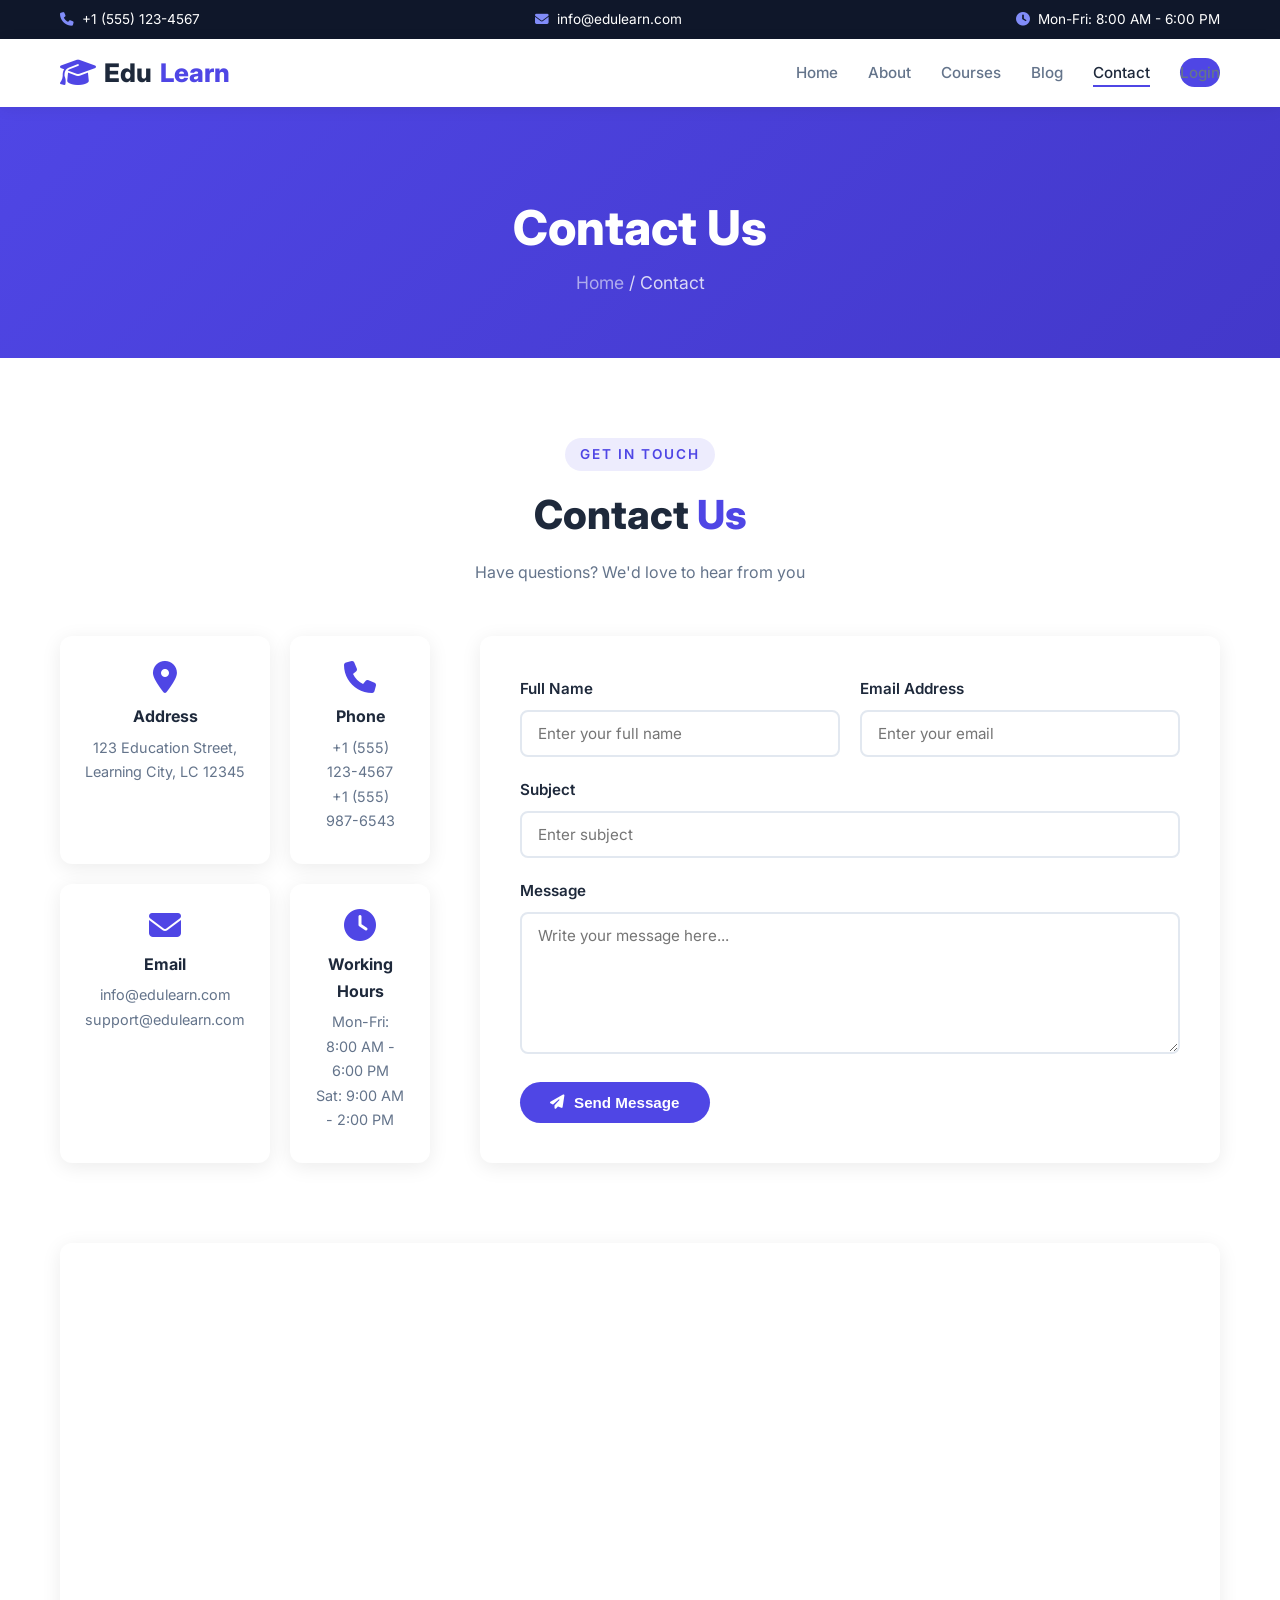
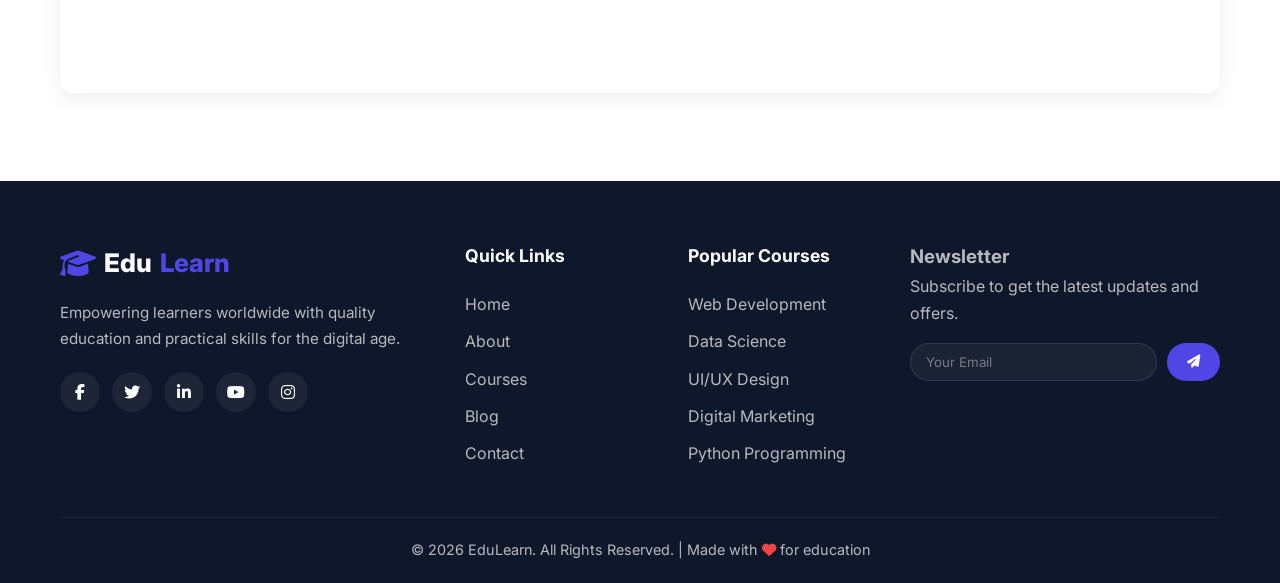
<file: contact.html>
<!DOCTYPE html>
<html lang="en">
<head>
    <meta charset="UTF-8" />
    <meta name="viewport" content="width=device-width, initial-scale=1.0" />
    <title>Contact Us - EduLearn</title>
    <link rel="preconnect" href="https://fonts.googleapis.com" />
    <link rel="preconnect" href="https://fonts.gstatic.com" crossorigin />
    <link href="https://fonts.googleapis.com/css2?family=Inter:wght@300;400;500;600;700;800&display=swap" rel="stylesheet" />
    <link rel="stylesheet" href="https://cdnjs.cloudflare.com/ajax/libs/font-awesome/6.4.0/css/all.min.css" />
    <link rel="stylesheet" href="css/style.css" />
</head>
<body>
    <!-- ===== TOP ANNOUNCEMENT BAR ===== -->
    <div class="top-bar">
        <div class="container">
            <span><i class="fas fa-phone"></i> +1 (555) 123-4567</span>
            <span><i class="fas fa-envelope"></i> info@edulearn.com</span>
            <span><i class="fas fa-clock"></i> Mon-Fri: 8:00 AM - 6:00 PM</span>
        </div>
    </div>

    <!-- ===== HEADER ===== -->
    <header class="header" id="header">
        <nav class="navbar container">
            <div class="logo">
                <a href="index.html">
                    <i class="fas fa-graduation-cap"></i>
                    Edu<span>Learn</span>
                </a>
            </div>
            <ul class="nav-menu" id="navMenu">
                <li><a href="index.html" class="nav-link">Home</a></li>
                <li><a href="about.html" class="nav-link">About</a></li>
                <li><a href="courses.html" class="nav-link">Courses</a></li>
                <li><a href="blog.html" class="nav-link">Blog</a></li>
                <li><a href="contact.html" class="nav-link active">Contact</a></li>
                <li><a href="login.html" class="nav-link btn-nav">Login</a></li>
            </ul>
            <div class="hamburger" id="hamburger">
                <span></span>
                <span></span>
                <span></span>
            </div>
        </nav>
    </header>

    <!-- ===== PAGE BANNER ===== -->
    <section class="page-banner">
        <div class="container">
            <h1>Contact Us</h1>
            <p><a href="index.html">Home</a> / Contact</p>
        </div>
    </section>

    <!-- ===== CONTACT SECTION ===== -->
    <section class="contact-page section-padding">
        <div class="container">
            <div class="section-header">
                <span class="section-tag">Get In Touch</span>
                <h2>Contact <span>Us</span></h2>
                <p>Have questions? We'd love to hear from you</p>
            </div>
            <div class="contact-page-grid">
                <div class="contact-info-cards">
                    <div class="contact-card">
                        <i class="fas fa-map-marker-alt"></i>
                        <h4>Address</h4>
                        <p>123 Education Street,<br />Learning City, LC 12345</p>
                    </div>
                    <div class="contact-card">
                        <i class="fas fa-phone"></i>
                        <h4>Phone</h4>
                        <p>+1 (555) 123-4567<br />+1 (555) 987-6543</p>
                    </div>
                    <div class="contact-card">
                        <i class="fas fa-envelope"></i>
                        <h4>Email</h4>
                        <p>info@edulearn.com<br />support@edulearn.com</p>
                    </div>
                    <div class="contact-card">
                        <i class="fas fa-clock"></i>
                        <h4>Working Hours</h4>
                        <p>Mon-Fri: 8:00 AM - 6:00 PM<br />Sat: 9:00 AM - 2:00 PM</p>
                    </div>
                </div>
                <form class="contact-form" id="contactForm">
                    <div class="form-row">
                        <div class="form-group">
                            <label for="fullName">Full Name</label>
                            <input type="text" id="fullName" placeholder="Enter your full name" required />
                        </div>
                        <div class="form-group">
                            <label for="emailAddress">Email Address</label>
                            <input type="email" id="emailAddress" placeholder="Enter your email" required />
                        </div>
                    </div>
                    <div class="form-group">
                        <label for="subjectLine">Subject</label>
                        <input type="text" id="subjectLine" placeholder="Enter subject" required />
                    </div>
                    <div class="form-group">
                        <label for="messageContent">Message</label>
                        <textarea id="messageContent" rows="6" placeholder="Write your message here..." required></textarea>
                    </div>
                    <button type="submit" class="btn btn-primary">
                        <i class="fas fa-paper-plane"></i> Send Message
                    </button>
                    <div id="contactFeedback" class="form-feedback"></div>
                </form>
            </div>
        </div>
    </section>

    <!-- ===== MAP SECTION ===== -->
    <section class="map-section">
        <div class="container">
            <iframe 
                src="https://www.google.com/maps/embed?pb=!1m18!1m12!1m3!1d3153.019548315946!2d-122.41941518468147!3d37.77492977975922!2m3!1f0!2f0!3f0!3m2!1i1024!2i768!4f13.1!3m3!1m2!1s0x8085808d5b7d1f8b%3A0x6b7e0d4f8c5f5b5f!2sSan%20Francisco%2C%20CA!5e0!3m2!1sen!2sus!4v1700000000000" 
                width="100%" 
                height="450" 
                style="border:0;" 
                allowfullscreen="" 
                loading="lazy" 
                referrerpolicy="no-referrer-when-downgrade">
            </iframe>
        </div>
    </section>

    <!-- ===== FOOTER ===== -->
    <footer class="footer">
        <div class="container">
            <div class="footer-grid">
                <div class="footer-about">
                    <div class="logo">
                        <a href="index.html">
                            <i class="fas fa-graduation-cap"></i>
                            Edu<span>Learn</span>
                        </a>
                    </div>
                    <p>Empowering learners worldwide with quality education and practical skills for the digital age.</p>
                    <div class="social-links">
                        <a href="#"><i class="fab fa-facebook-f"></i></a>
                        <a href="#"><i class="fab fa-twitter"></i></a>
                        <a href="#"><i class="fab fa-linkedin-in"></i></a>
                        <a href="#"><i class="fab fa-youtube"></i></a>
                        <a href="#"><i class="fab fa-instagram"></i></a>
                    </div>
                </div>
                <div class="footer-links">
                    <h3>Quick Links</h3>
                    <ul>
                        <li><a href="index.html">Home</a></li>
                        <li><a href="about.html">About</a></li>
                        <li><a href="courses.html">Courses</a></li>
                        <li><a href="blog.html">Blog</a></li>
                        <li><a href="contact.html">Contact</a></li>
                    </ul>
                </div>
                <div class="footer-links">
                    <h3>Popular Courses</h3>
                    <ul>
                        <li><a href="#">Web Development</a></li>
                        <li><a href="#">Data Science</a></li>
                        <li><a href="#">UI/UX Design</a></li>
                        <li><a href="#">Digital Marketing</a></li>
                        <li><a href="#">Python Programming</a></li>
                    </ul>
                </div>
                <div class="footer-newsletter">
                    <h3>Newsletter</h3>
                    <p>Subscribe to get the latest updates and offers.</p>
                    <form id="newsletterForm">
                        <input type="email" placeholder="Your Email" required />
                        <button type="submit"><i class="fas fa-paper-plane"></i></button>
                    </form>
                </div>
            </div>
            <div class="footer-bottom">
                <p>&copy; 2026 EduLearn. All Rights Reserved. | Made with <i class="fas fa-heart"></i> for education</p>
            </div>
        </div>
    </footer>

    <button id="backToTop" class="back-to-top">
        <i class="fas fa-arrow-up"></i>
    </button>

    <script src="js/script.js"></script>
</body>
</html>
</file>
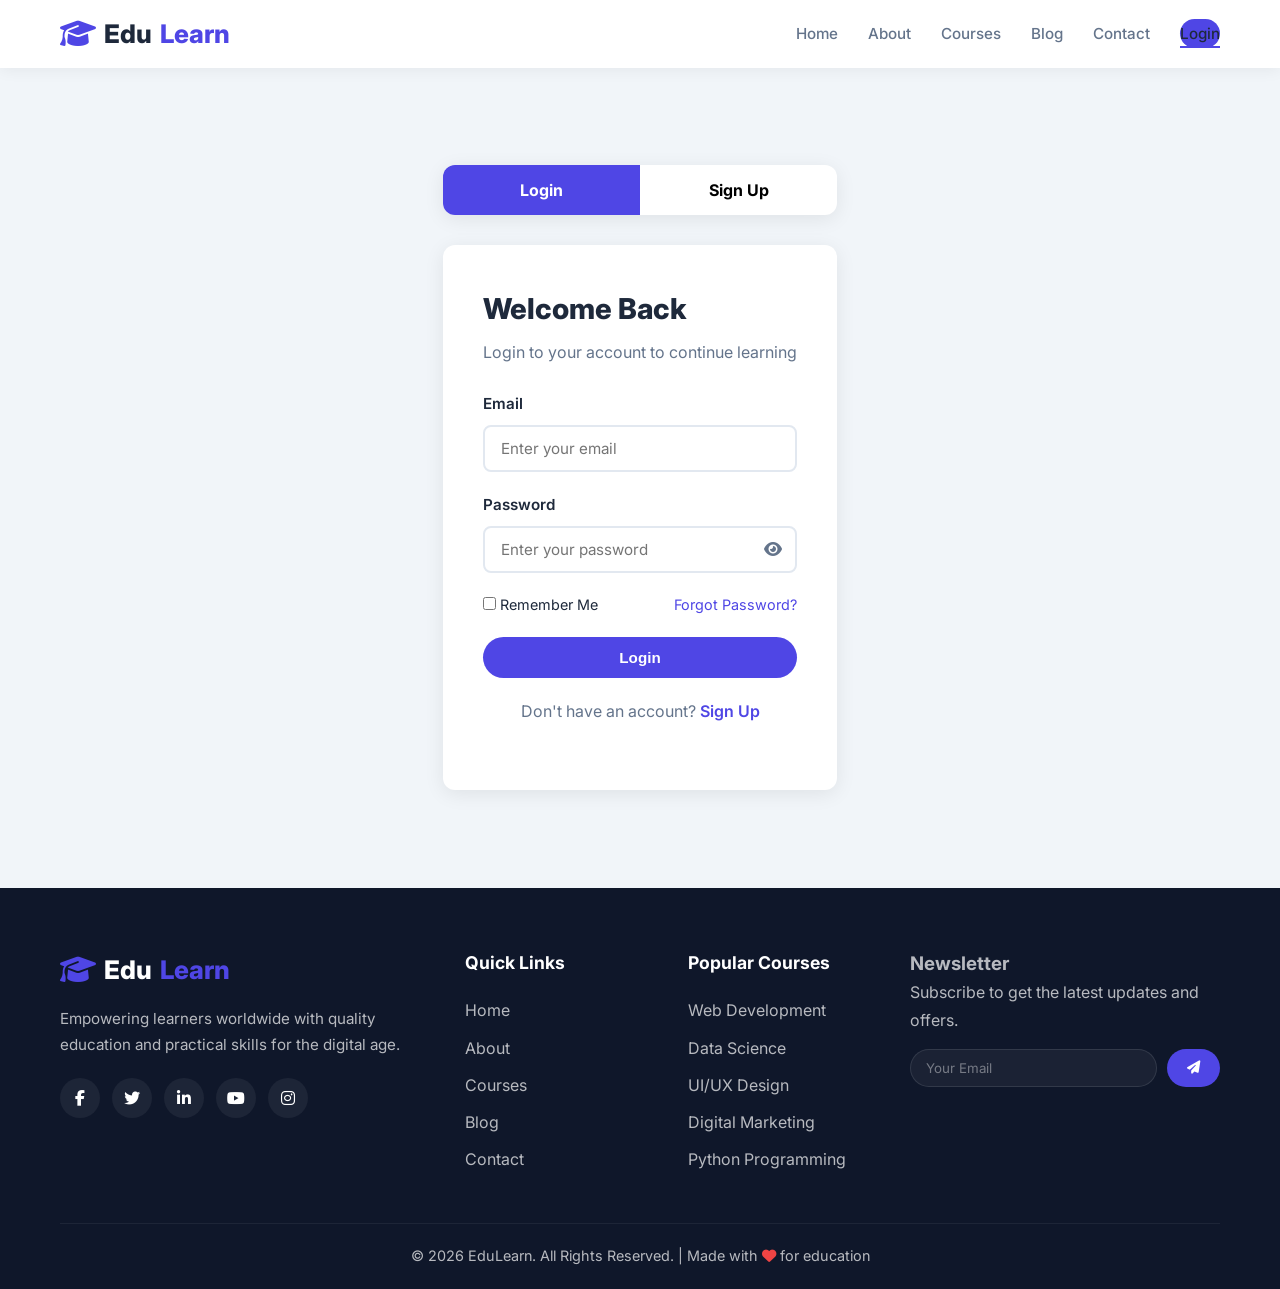
<file: login.html>
<!DOCTYPE html>
<html lang="en">
<head>
    <meta charset="UTF-8" />
    <meta name="viewport" content="width=device-width, initial-scale=1.0" />
    <title>Login - EduLearn</title>
    <link rel="preconnect" href="https://fonts.googleapis.com" />
    <link rel="preconnect" href="https://fonts.gstatic.com" crossorigin />
    <link href="https://fonts.googleapis.com/css2?family=Inter:wght@300;400;500;600;700;800&display=swap" rel="stylesheet" />
    <link rel="stylesheet" href="https://cdnjs.cloudflare.com/ajax/libs/font-awesome/6.4.0/css/all.min.css" />
    <link rel="stylesheet" href="css/style.css" />
</head>
<body>
    <!-- ===== HEADER ===== -->
    <header class="header" id="header">
        <nav class="navbar container">
            <div class="logo">
                <a href="index.html">
                    <i class="fas fa-graduation-cap"></i>
                    Edu<span>Learn</span>
                </a>
            </div>
            <ul class="nav-menu" id="navMenu">
                <li><a href="index.html" class="nav-link">Home</a></li>
                <li><a href="about.html" class="nav-link">About</a></li>
                <li><a href="courses.html" class="nav-link">Courses</a></li>
                <li><a href="blog.html" class="nav-link">Blog</a></li>
                <li><a href="contact.html" class="nav-link">Contact</a></li>
                <li><a href="login.html" class="nav-link btn-nav active">Login</a></li>
            </ul>
            <div class="hamburger" id="hamburger">
                <span></span>
                <span></span>
                <span></span>
            </div>
        </nav>
    </header>

    <!-- ===== LOGIN/SIGNUP SECTION ===== -->
    <section class="auth-section">
        <div class="container">
            <div class="auth-container">
                <div class="auth-tabs">
                    <button class="auth-tab active" data-tab="login">Login</button>
                    <button class="auth-tab" data-tab="signup">Sign Up</button>
                </div>
                
                <!-- Login Form -->
                <form id="loginForm" class="auth-form active">
                    <h2>Welcome Back</h2>
                    <p>Login to your account to continue learning</p>
                    <div class="form-group">
                        <label for="loginEmail">Email</label>
                        <input type="email" id="loginEmail" placeholder="Enter your email" required />
                    </div>
                    <div class="form-group">
                        <label for="loginPassword">Password</label>
                        <div class="password-wrapper">
                            <input type="password" id="loginPassword" placeholder="Enter your password" required />
                            <i class="fas fa-eye toggle-password" data-target="loginPassword"></i>
                        </div>
                    </div>
                    <div class="form-options">
                        <label>
                            <input type="checkbox" /> Remember Me
                        </label>
                        <a href="#">Forgot Password?</a>
                    </div>
                    <button type="submit" class="btn btn-primary btn-full">Login</button>
                    <p class="auth-switch">Don't have an account? <a href="#" id="switchToSignup">Sign Up</a></p>
                    <div id="loginFeedback" class="form-feedback"></div>
                </form>

                <!-- Signup Form -->
                <form id="signupForm" class="auth-form">
                    <h2>Create Account</h2>
                    <p>Join EduLearn and start learning today</p>
                    <div class="form-group">
                        <label for="signupName">Full Name</label>
                        <input type="text" id="signupName" placeholder="Enter your full name" required />
                    </div>
                    <div class="form-group">
                        <label for="signupEmail">Email</label>
                        <input type="email" id="signupEmail" placeholder="Enter your email" required />
                    </div>
                    <div class="form-group">
                        <label for="signupPassword">Password</label>
                        <div class="password-wrapper">
                            <input type="password" id="signupPassword" placeholder="Create a password" required />
                            <i class="fas fa-eye toggle-password" data-target="signupPassword"></i>
                        </div>
                    </div>
                    <div class="form-group">
                        <label for="signupConfirm">Confirm Password</label>
                        <div class="password-wrapper">
                            <input type="password" id="signupConfirm" placeholder="Confirm your password" required />
                            <i class="fas fa-eye toggle-password" data-target="signupConfirm"></i>
                        </div>
                    </div>
                    <div class="form-options">
                        <label>
                            <input type="checkbox" required /> I agree to the <a href="#">Terms &amp; Conditions</a>
                        </label>
                    </div>
                    <button type="submit" class="btn btn-primary btn-full">Create Account</button>
                    <p class="auth-switch">Already have an account? <a href="#" id="switchToLogin">Login</a></p>
                    <div id="signupFeedback" class="form-feedback"></div>
                </form>
            </div>
        </div>
    </section>

    <!-- ===== FOOTER ===== -->
    <footer class="footer">
        <div class="container">
            <div class="footer-grid">
                <div class="footer-about">
                    <div class="logo">
                        <a href="index.html">
                            <i class="fas fa-graduation-cap"></i>
                            Edu<span>Learn</span>
                        </a>
                    </div>
                    <p>Empowering learners worldwide with quality education and practical skills for the digital age.</p>
                    <div class="social-links">
                        <a href="#"><i class="fab fa-facebook-f"></i></a>
                        <a href="#"><i class="fab fa-twitter"></i></a>
                        <a href="#"><i class="fab fa-linkedin-in"></i></a>
                        <a href="#"><i class="fab fa-youtube"></i></a>
                        <a href="#"><i class="fab fa-instagram"></i></a>
                    </div>
                </div>
                <div class="footer-links">
                    <h3>Quick Links</h3>
                    <ul>
                        <li><a href="index.html">Home</a></li>
                        <li><a href="about.html">About</a></li>
                        <li><a href="courses.html">Courses</a></li>
                        <li><a href="blog.html">Blog</a></li>
                        <li><a href="contact.html">Contact</a></li>
                    </ul>
                </div>
                <div class="footer-links">
                    <h3>Popular Courses</h3>
                    <ul>
                        <li><a href="#">Web Development</a></li>
                        <li><a href="#">Data Science</a></li>
                        <li><a href="#">UI/UX Design</a></li>
                        <li><a href="#">Digital Marketing</a></li>
                        <li><a href="#">Python Programming</a></li>
                    </ul>
                </div>
                <div class="footer-newsletter">
                    <h3>Newsletter</h3>
                    <p>Subscribe to get the latest updates and offers.</p>
                    <form id="newsletterForm">
                        <input type="email" placeholder="Your Email" required />
                        <button type="submit"><i class="fas fa-paper-plane"></i></button>
                    </form>
                </div>
            </div>
            <div class="footer-bottom">
                <p>&copy; 2026 EduLearn. All Rights Reserved. | Made with <i class="fas fa-heart"></i> for education</p>
            </div>
        </div>
    </footer>

    <script src="js/script.js"></script>
</body>
</html>
</file>
<file: css/style.css>
/* ============================================
   MASTER STYLESHEET - EduLearn
   ============================================ */

/* ===== RESET & BASE ===== */
* {
    margin: 0;
    padding: 0;
    box-sizing: border-box;
}

:root {
    --primary-color: #4f46e5;
    --primary-dark: #4338ca;
    --primary-light: #818cf8;
    --secondary-color: #0ea5e9;
    --accent-color: #f59e0b;
    --success-color: #10b981;
    --danger-color: #ef4444;
    --dark-color: #1e293b;
    --darker-color: #0f172a;
    --gray-color: #64748b;
    --light-gray: #f1f5f9;
    --white: #ffffff;
    --shadow: 0 4px 20px rgba(0, 0, 0, 0.08);
    --shadow-hover: 0 10px 40px rgba(0, 0, 0, 0.12);
    --transition: all 0.3s cubic-bezier(0.4, 0, 0.2, 1);
    --border-radius: 12px;
    --border-radius-sm: 8px;
    --font-family: 'Inter', sans-serif;
}

html {
    scroll-behavior: smooth;
}

body {
    font-family: var(--font-family);
    line-height: 1.7;
    color: var(--dark-color);
    background-color: var(--white);
    overflow-x: hidden;
}

a {
    text-decoration: none;
    color: inherit;
    transition: var(--transition);
}

ul {
    list-style: none;
}

img {
    max-width: 100%;
    height: auto;
    display: block;
}

.container {
    max-width: 1200px;
    margin: 0 auto;
    padding: 0 20px;
}

.section-padding {
    padding: 80px 0;
}

.section-header {
    text-align: center;
    margin-bottom: 50px;
}

.section-tag {
    display: inline-block;
    font-size: 0.85rem;
    font-weight: 600;
    color: var(--primary-color);
    text-transform: uppercase;
    letter-spacing: 2px;
    margin-bottom: 10px;
    background: rgba(79, 70, 229, 0.1);
    padding: 5px 15px;
    border-radius: 20px;
}

.section-header h2 {
    font-size: 2.5rem;
    font-weight: 800;
    color: var(--dark-color);
    margin-bottom: 10px;
}

.section-header h2 span {
    color: var(--primary-color);
}

.section-header p {
    color: var(--gray-color);
    max-width: 600px;
    margin: 0 auto;
}

.bg-light {
    background-color: var(--light-gray);
}

/* ===== BUTTONS ===== */
.btn {
    display: inline-flex;
    align-items: center;
    gap: 10px;
    padding: 12px 30px;
    border-radius: 50px;
    font-weight: 600;
    font-size: 0.95rem;
    cursor: pointer;
    transition: var(--transition);
    border: none;
    outline: none;
}

.btn i {
    font-size: 0.9rem;
}

.btn-primary {
    background: var(--primary-color);
    color: var(--white);
}

.btn-primary:hover {
    background: var(--primary-dark);
    transform: translateY(-3px);
    box-shadow: 0 10px 30px rgba(79, 70, 229, 0.35);
}

.btn-secondary {
    background: transparent;
    color: var(--primary-color);
    border: 2px solid var(--primary-color);
}

.btn-secondary:hover {
    background: var(--primary-color);
    color: var(--white);
    transform: translateY(-3px);
}

.btn-large {
    padding: 16px 40px;
    font-size: 1.1rem;
}

.btn-full {
    width: 100%;
    justify-content: center;
}

.btn-nav {
    background: var(--primary-color);
    color: var(--white);
    padding: 8px 20px;
    border-radius: 50px;
}

.btn-nav:hover {
    background: var(--primary-dark);
    color: var(--white);
}

.text-center {
    text-align: center;
    margin-top: 40px;
}

/* ===== TOP BAR ===== */
.top-bar {
    background: var(--darker-color);
    color: var(--white);
    padding: 8px 0;
    font-size: 0.85rem;
}

.top-bar .container {
    display: flex;
    justify-content: space-between;
    align-items: center;
    flex-wrap: wrap;
    gap: 10px;
}

.top-bar span {
    display: inline-flex;
    align-items: center;
    gap: 8px;
}

.top-bar i {
    color: var(--primary-light);
}

/* ===== HEADER / NAVIGATION ===== */
.header {
    background: var(--white);
    box-shadow: 0 2px 15px rgba(0, 0, 0, 0.06);
    position: sticky;
    top: 0;
    z-index: 1000;
    padding: 12px 0;
}

.navbar {
    display: flex;
    justify-content: space-between;
    align-items: center;
}

.logo a {
    font-size: 1.6rem;
    font-weight: 800;
    color: var(--dark-color);
    display: flex;
    align-items: center;
    gap: 8px;
}

.logo a i {
    color: var(--primary-color);
    font-size: 1.8rem;
}

.logo a span {
    color: var(--primary-color);
}

.nav-menu {
    display: flex;
    align-items: center;
    gap: 30px;
}

.nav-link {
    font-weight: 500;
    font-size: 0.95rem;
    color: var(--gray-color);
    padding: 5px 0;
    position: relative;
    transition: var(--transition);
}

.nav-link::after {
    content: '';
    position: absolute;
    bottom: 0;
    left: 0;
    width: 0;
    height: 2.5px;
    background: var(--primary-color);
    transition: var(--transition);
}

.nav-link:hover,
.nav-link.active {
    color: var(--dark-color);
}

.nav-link:hover::after,
.nav-link.active::after {
    width: 100%;
}

/* ===== HAMBURGER ===== */
.hamburger {
    display: none;
    flex-direction: column;
    gap: 5px;
    cursor: pointer;
    padding: 5px;
}

.hamburger span {
    display: block;
    width: 25px;
    height: 2.5px;
    background: var(--dark-color);
    transition: var(--transition);
    border-radius: 2px;
}

.hamburger.active span:nth-child(1) {
    transform: rotate(45deg) translate(5px, 5px);
}

.hamburger.active span:nth-child(2) {
    opacity: 0;
}

.hamburger.active span:nth-child(3) {
    transform: rotate(-45deg) translate(5px, -5px);
}

/* ===== HERO SECTION ===== */
.hero {
    position: relative;
    min-height: 90vh;
    display: flex;
    align-items: center;
    background: linear-gradient(135deg, #eef2ff 0%, #ffffff 100%);
    padding: 40px 0;
}

.hero-overlay {
    display: none;
}

.hero-content {
    display: grid;
    grid-template-columns: 1fr 1fr;
    gap: 60px;
    align-items: center;
    width: 100%;
}

.hero-badge {
    display: inline-block;
    background: rgba(79, 70, 229, 0.1);
    color: var(--primary-color);
    padding: 6px 20px;
    border-radius: 50px;
    font-size: 0.85rem;
    font-weight: 600;
    margin-bottom: 20px;
}

.hero-text h1 {
    font-size: 3.5rem;
    font-weight: 800;
    line-height: 1.2;
    color: var(--dark-color);
    margin-bottom: 20px;
}

.hero-text h1 span {
    color: var(--primary-color);
}

.hero-text p {
    font-size: 1.15rem;
    color: var(--gray-color);
    max-width: 550px;
    margin-bottom: 30px;
}

.hero-buttons {
    display: flex;
    gap: 15px;
    flex-wrap: wrap;
    margin-bottom: 40px;
}

.hero-stats {
    display: grid;
    grid-template-columns: repeat(4, 1fr);
    gap: 30px;
    padding-top: 30px;
    border-top: 2px solid rgba(0, 0, 0, 0.06);
}

.hero-stats h3 {
    font-size: 2rem;
    font-weight: 800;
    color: var(--primary-color);
}

.hero-stats p {
    font-size: 0.9rem;
    color: var(--gray-color);
    margin: 0;
}

.hero-image img {
    width: 100%;
    max-width: 500px;
    margin: 0 auto;
    border-radius: 20px;
    box-shadow: 0 20px 60px rgba(79, 70, 229, 0.15);
}

/* ===== FEATURES ===== */
.features-grid {
    display: grid;
    grid-template-columns: repeat(4, 1fr);
    gap: 30px;
}

.feature-card {
    background: var(--white);
    padding: 35px 25px;
    border-radius: var(--border-radius);
    text-align: center;
    box-shadow: var(--shadow);
    transition: var(--transition);
    border: 1px solid rgba(0, 0, 0, 0.04);
}

.feature-card:hover {
    transform: translateY(-8px);
    box-shadow: var(--shadow-hover);
}

.feature-icon {
    width: 70px;
    height: 70px;
    background: rgba(79, 70, 229, 0.1);
    border-radius: 50%;
    display: flex;
    align-items: center;
    justify-content: center;
    margin: 0 auto 20px;
    font-size: 1.8rem;
    color: var(--primary-color);
    transition: var(--transition);
}

.feature-card:hover .feature-icon {
    background: var(--primary-color);
    color: var(--white);
}

.feature-card h3 {
    font-size: 1.2rem;
    font-weight: 700;
    margin-bottom: 10px;
}

.feature-card p {
    color: var(--gray-color);
    font-size: 0.95rem;
}

/* ===== COURSES ===== */
.courses-grid {
    display: grid;
    grid-template-columns: repeat(3, 1fr);
    gap: 30px;
}

.course-card {
    background: var(--white);
    border-radius: var(--border-radius);
    overflow: hidden;
    box-shadow: var(--shadow);
    transition: var(--transition);
}

.course-card:hover {
    transform: translateY(-5px);
    box-shadow: var(--shadow-hover);
}

.course-image {
    position: relative;
    height: 200px;
    overflow: hidden;
}

.course-image img {
    width: 100%;
    height: 100%;
    object-fit: cover;
    transition: var(--transition);
}

.course-card:hover .course-image img {
    transform: scale(1.05);
}

.course-badge {
    position: absolute;
    top: 15px;
    right: 15px;
    background: var(--primary-color);
    color: var(--white);
    padding: 4px 15px;
    border-radius: 20px;
    font-size: 0.8rem;
    font-weight: 600;
}

.course-body {
    padding: 25px;
}

.course-meta {
    display: flex;
    justify-content: space-between;
    color: var(--gray-color);
    font-size: 0.85rem;
    margin-bottom: 10px;
}

.course-body h3 {
    font-size: 1.2rem;
    font-weight: 700;
    margin-bottom: 10px;
}

.course-body p {
    color: var(--gray-color);
    font-size: 0.95rem;
    margin-bottom: 15px;
}

.course-footer {
    display: flex;
    justify-content: space-between;
    align-items: center;
    padding-top: 15px;
    border-top: 1px solid rgba(0, 0, 0, 0.06);
}

.course-price {
    font-size: 1.3rem;
    font-weight: 700;
    color: var(--primary-color);
}

.course-price span {
    font-size: 0.85rem;
    font-weight: 400;
    color: var(--gray-color);
    text-decoration: line-through;
    margin-left: 5px;
}

/* ===== TESTIMONIALS ===== */
.testimonials {
    background: var(--light-gray);
    padding: 80px 0;
}

.testimonials-slider {
    position: relative;
    max-width: 800px;
    margin: 0 auto;
    overflow: hidden;
}

.testimonial-card {
    display: none;
    animation: fadeIn 0.5s ease;
}

.testimonial-card.active {
    display: block;
}

@keyframes fadeIn {
    from { opacity: 0; transform: translateY(20px); }
    to { opacity: 1; transform: translateY(0); }
}

.testimonial-content {
    background: var(--white);
    padding: 40px;
    border-radius: var(--border-radius);
    box-shadow: var(--shadow);
    text-align: center;
}

.testimonial-content .fa-quote-left {
    font-size: 2.5rem;
    color: var(--primary-light);
    opacity: 0.3;
    margin-bottom: 20px;
}

.testimonial-content p {
    font-size: 1.1rem;
    color: var(--dark-color);
    font-style: italic;
    margin-bottom: 25px;
}

.testimonial-author {
    display: flex;
    align-items: center;
    justify-content: center;
    gap: 15px;
}

.testimonial-author img {
    width: 60px;
    height: 60px;
    border-radius: 50%;
    object-fit: cover;
    border: 3px solid var(--primary-color);
}

.testimonial-author h4 {
    font-weight: 700;
    font-size: 1rem;
}

.testimonial-author span {
    font-size: 0.85rem;
    color: var(--gray-color);
}

.stars {
    color: var(--accent-color);
    font-size: 0.85rem;
    margin-top: 5px;
}

.slider-controls {
    display: flex;
    justify-content: center;
    gap: 15px;
    margin-top: 30px;
}

.slider-controls button {
    width: 45px;
    height: 45px;
    border-radius: 50%;
    border: none;
    background: var(--white);
    color: var(--dark-color);
    font-size: 1rem;
    cursor: pointer;
    transition: var(--transition);
    box-shadow: var(--shadow);
}

.slider-controls button:hover {
    background: var(--primary-color);
    color: var(--white);
}

/* ===== CTA SECTION ===== */
.cta-section {
    background: linear-gradient(135deg, var(--primary-color), var(--secondary-color));
    padding: 80px 0;
    text-align: center;
    color: var(--white);
}

.cta-content h2 {
    font-size: 2.5rem;
    font-weight: 800;
    margin-bottom: 15px;
}

.cta-content p {
    font-size: 1.1rem;
    opacity: 0.9;
    max-width: 600px;
    margin: 0 auto 30px;
}

.cta-content .btn-primary {
    background: var(--white);
    color: var(--primary-color);
}

.cta-content .btn-primary:hover {
    background: var(--light-gray);
    transform: translateY(-3px);
}

/* ===== PAGE BANNER ===== */
.page-banner {
    background: linear-gradient(135deg, var(--primary-color), var(--primary-dark));
    padding: 80px 0 60px;
    color: var(--white);
    text-align: center;
    margin-top: 0;
}

.page-banner h1 {
    font-size: 3rem;
    font-weight: 800;
}

.page-banner p {
    opacity: 0.8;
    font-size: 1.1rem;
}

.page-banner a {
    color: var(--white);
    opacity: 0.7;
}

.page-banner a:hover {
    opacity: 1;
}

/* ===== ABOUT PAGE ===== */
.about-page-grid {
    display: grid;
    grid-template-columns: 1fr 1fr;
    gap: 60px;
    align-items: center;
}

.about-page-image {
    position: relative;
}

.about-page-image img {
    border-radius: var(--border-radius);
    box-shadow: var(--shadow-hover);
}

.experience-badge {
    position: absolute;
    bottom: -20px;
    right: -20px;
    background: var(--primary-color);
    color: var(--white);
    padding: 25px;
    border-radius: var(--border-radius);
    text-align: center;
}

.experience-badge h3 {
    font-size: 2.5rem;
    font-weight: 800;
}

.experience-badge p {
    font-size: 0.9rem;
    opacity: 0.9;
}

.about-page-text h2 {
    font-size: 2.5rem;
    font-weight: 800;
    margin-bottom: 20px;
}

.about-page-text h2 span {
    color: var(--primary-color);
}

.about-page-text p {
    color: var(--gray-color);
    margin-bottom: 20px;
}

.about-mission {
    display: grid;
    grid-template-columns: 1fr 1fr;
    gap: 20px;
    margin: 25px 0 30px;
}

.about-mission div {
    padding: 20px;
    background: var(--light-gray);
    border-radius: var(--border-radius-sm);
}

.about-mission i {
    font-size: 1.8rem;
    color: var(--primary-color);
    margin-bottom: 10px;
}

.about-mission h4 {
    font-weight: 700;
    margin-bottom: 5px;
}

.about-mission p {
    font-size: 0.9rem;
    margin: 0;
}

/* ===== TEAM ===== */
.team-grid {
    display: grid;
    grid-template-columns: repeat(4, 1fr);
    gap: 30px;
}

.team-card {
    background: var(--white);
    border-radius: var(--border-radius);
    overflow: hidden;
    box-shadow: var(--shadow);
    text-align: center;
    transition: var(--transition);
}

.team-card:hover {
    transform: translateY(-5px);
    box-shadow: var(--shadow-hover);
}

.team-card img {
    width: 100%;
    height: 250px;
    object-fit: cover;
}

.team-card h4 {
    font-size: 1.1rem;
    font-weight: 700;
    margin-top: 20px;
}

.team-card span {
    color: var(--gray-color);
    font-size: 0.9rem;
}

.team-social {
    display: flex;
    justify-content: center;
    gap: 15px;
    padding: 15px 0 20px;
}

.team-social a {
    width: 35px;
    height: 35px;
    border-radius: 50%;
    background: var(--light-gray);
    display: flex;
    align-items: center;
    justify-content: center;
    color: var(--gray-color);
    transition: var(--transition);
}

.team-social a:hover {
    background: var(--primary-color);
    color: var(--white);
}

/* ===== CONTACT PAGE ===== */
.contact-page-grid {
    display: grid;
    grid-template-columns: 1fr 2fr;
    gap: 50px;
}

.contact-info-cards {
    display: grid;
    grid-template-columns: 1fr 1fr;
    gap: 20px;
}

.contact-card {
    background: var(--white);
    padding: 25px;
    border-radius: var(--border-radius);
    box-shadow: var(--shadow);
    text-align: center;
}

.contact-card i {
    font-size: 2rem;
    color: var(--primary-color);
    margin-bottom: 10px;
}

.contact-card h4 {
    font-weight: 700;
    margin-bottom: 5px;
}

.contact-card p {
    font-size: 0.9rem;
    color: var(--gray-color);
}

.contact-form {
    background: var(--white);
    padding: 40px;
    border-radius: var(--border-radius);
    box-shadow: var(--shadow);
}

.form-row {
    display: grid;
    grid-template-columns: 1fr 1fr;
    gap: 20px;
}

.form-group {
    margin-bottom: 20px;
}

.form-group label {
    display: block;
    font-weight: 600;
    margin-bottom: 8px;
    font-size: 0.95rem;
}

.form-group input,
.form-group textarea,
.form-group select {
    width: 100%;
    padding: 12px 16px;
    border: 2px solid #e2e8f0;
    border-radius: var(--border-radius-sm);
    font-family: var(--font-family);
    font-size: 0.95rem;
    transition: var(--transition);
    background: var(--white);
}

.form-group input:focus,
.form-group textarea:focus {
    border-color: var(--primary-color);
    outline: none;
    box-shadow: 0 0 0 4px rgba(79, 70, 229, 0.1);
}

.form-feedback {
    margin-top: 15px;
    padding: 12px 16px;
    border-radius: var(--border-radius-sm);
    display: none;
}

.form-feedback.success {
    display: block;
    background: #d1fae5;
    color: #065f46;
    border: 1px solid #a7f3d0;
}

.form-feedback.error {
    display: block;
    background: #fde8e8;
    color: #991b1b;
    border: 1px solid #fca5a5;
}

/* ===== MAP ===== */
.map-section {
    padding: 0 0 80px;
}

.map-section iframe {
    border-radius: var(--border-radius);
    box-shadow: var(--shadow);
}

/* ===== FILTER BUTTONS ===== */
.filter-buttons {
    display: flex;
    justify-content: center;
    gap: 15px;
    flex-wrap: wrap;
    margin-bottom: 30px;
}

.filter-btn {
    padding: 8px 25px;
    border: 2px solid #e2e8f0;
    border-radius: 50px;
    background: transparent;
    font-weight: 600;
    cursor: pointer;
    transition: var(--transition);
    font-family: var(--font-family);
    font-size: 0.9rem;
}

.filter-btn:hover,
.filter-btn.active {
    background: var(--primary-color);
    color: var(--white);
    border-color: var(--primary-color);
}

/* ===== SEARCH ===== */
.search-container {
    display: flex;
    gap: 10px;
    max-width: 500px;
    margin: 0 auto 40px;
}

.search-container input {
    flex: 1;
    padding: 12px 20px;
    border: 2px solid #e2e8f0;
    border-radius: 50px;
    font-family: var(--font-family);
    font-size: 0.95rem;
    transition: var(--transition);
}

.search-container input:focus {
    border-color: var(--primary-color);
    outline: none;
}

.search-container button {
    padding: 12px 25px;
    border-radius: 50px;
    border: none;
    background: var(--primary-color);
    color: var(--white);
    cursor: pointer;
    transition: var(--transition);
}

.search-container button:hover {
    background: var(--primary-dark);
}

/* ===== BLOG ===== */
.blog-grid {
    display: grid;
    grid-template-columns: repeat(3, 1fr);
    gap: 30px;
}

.blog-card {
    background: var(--white);
    border-radius: var(--border-radius);
    overflow: hidden;
    box-shadow: var(--shadow);
    transition: var(--transition);
}

.blog-card:hover {
    transform: translateY(-5px);
    box-shadow: var(--shadow-hover);
}

.blog-card img {
    width: 100%;
    height: 220px;
    object-fit: cover;
}

.blog-card-body {
    padding: 25px;
}

.blog-meta {
    display: flex;
    gap: 20px;
    font-size: 0.85rem;
    color: var(--gray-color);
    margin-bottom: 10px;
}

.blog-meta i {
    margin-right: 5px;
}

.blog-card h3 {
    font-size: 1.2rem;
    font-weight: 700;
    margin-bottom: 10px;
}

.blog-card p {
    color: var(--gray-color);
    font-size: 0.95rem;
    margin-bottom: 15px;
}

.blog-card .btn {
    padding: 8px 20px;
    font-size: 0.85rem;
}

/* ===== AUTH (LOGIN/SIGNUP) ===== */
.auth-section {
    min-height: calc(100vh - 80px);
    display: flex;
    align-items: center;
    padding: 80px 0;
    background: var(--light-gray);
}

.auth-container {
    max-width: 450px;
    margin: 0 auto;
    width: 100%;
}

.auth-tabs {
    display: flex;
    background: var(--white);
    border-radius: var(--border-radius);
    overflow: hidden;
    box-shadow: var(--shadow);
    margin-bottom: 30px;
}

.auth-tab {
    flex: 1;
    padding: 15px;
    border: none;
    background: transparent;
    font-weight: 700;
    font-size: 1rem;
    cursor: pointer;
    transition: var(--transition);
    font-family: var(--font-family);
}

.auth-tab.active {
    background: var(--primary-color);
    color: var(--white);
}

.auth-form {
    background: var(--white);
    padding: 40px;
    border-radius: var(--border-radius);
    box-shadow: var(--shadow);
    display: none;
}

.auth-form.active {
    display: block;
}

.auth-form h2 {
    font-size: 1.8rem;
    font-weight: 800;
    margin-bottom: 5px;
}

.auth-form p {
    color: var(--gray-color);
    margin-bottom: 25px;
}

.password-wrapper {
    position: relative;
}

.password-wrapper input {
    width: 100%;
    padding-right: 45px;
}

.toggle-password {
    position: absolute;
    right: 15px;
    top: 50%;
    transform: translateY(-50%);
    cursor: pointer;
    color: var(--gray-color);
}

.form-options {
    display: flex;
    justify-content: space-between;
    align-items: center;
    margin-bottom: 20px;
    font-size: 0.9rem;
}

.form-options a {
    color: var(--primary-color);
}

.auth-switch {
    text-align: center;
    margin-top: 20px;
}

.auth-switch a {
    color: var(--primary-color);
    font-weight: 600;
}

/* ===== FOOTER ===== */
.footer {
    background: var(--darker-color);
    color: rgba(255, 255, 255, 0.7);
    padding: 60px 0 20px;
}

.footer-grid {
    display: grid;
    grid-template-columns: 2fr 1fr 1fr 1.5fr;
    gap: 40px;
    padding-bottom: 40px;
    border-bottom: 1px solid rgba(255, 255, 255, 0.06);
}

.footer .logo a {
    color: var(--white);
}

.footer-about p {
    margin: 15px 0 20px;
    font-size: 0.95rem;
}

.social-links {
    display: flex;
    gap: 12px;
}

.social-links a {
    width: 40px;
    height: 40px;
    border-radius: 50%;
    background: rgba(255, 255, 255, 0.06);
    display: flex;
    align-items: center;
    justify-content: center;
    color: var(--white);
    transition: var(--transition);
}

.social-links a:hover {
    background: var(--primary-color);
    transform: translateY(-3px);
}

.footer-links h3 {
    color: var(--white);
    font-size: 1.1rem;
    font-weight: 700;
    margin-bottom: 20px;
}

.footer-links li {
    margin-bottom: 10px;
}

.footer-links a:hover {
    color: var(--white);
    padding-left: 5px;
}

.footer-newsletter p {
    margin-bottom: 15px;
}

.footer-newsletter form {
    display: flex;
    gap: 10px;
}

.footer-newsletter input {
    flex: 1;
    padding: 10px 15px;
    border-radius: 50px;
    border: 1px solid rgba(255, 255, 255, 0.1);
    background: rgba(255, 255, 255, 0.05);
    color: var(--white);
    font-family: var(--font-family);
}

.footer-newsletter input::placeholder {
    color: rgba(255, 255, 255, 0.4);
}

.footer-newsletter button {
    padding: 10px 20px;
    border-radius: 50px;
    border: none;
    background: var(--primary-color);
    color: var(--white);
    cursor: pointer;
    transition: var(--transition);
}

.footer-newsletter button:hover {
    background: var(--primary-dark);
}

.footer-bottom {
    text-align: center;
    padding-top: 20px;
    font-size: 0.9rem;
}

.footer-bottom i {
    color: #ef4444;
}

/* ===== BACK TO TOP ===== */
.back-to-top {
    position: fixed;
    bottom: 30px;
    right: 30px;
    width: 50px;
    height: 50px;
    border-radius: 50%;
    background: var(--primary-color);
    color: var(--white);
    border: none;
    font-size: 1.2rem;
    cursor: pointer;
    transition: var(--transition);
    box-shadow: 0 4px 20px rgba(79, 70, 229, 0.3);
    opacity: 0;
    visibility: hidden;
    z-index: 999;
}

.back-to-top.visible {
    opacity: 1;
    visibility: visible;
}

.back-to-top:hover {
    background: var(--primary-dark);
    transform: translateY(-5px);
}

/* ============================================
   RESPONSIVE DESIGN
   ============================================ */

/* ===== TABLETS ===== */
@media (max-width: 1024px) {
    .hero-text h1 {
        font-size: 2.8rem;
    }
    
    .features-grid {
        grid-template-columns: repeat(2, 1fr);
    }
    
    .courses-grid {
        grid-template-columns: repeat(2, 1fr);
    }
    
    .team-grid {
        grid-template-columns: repeat(2, 1fr);
    }
    
    .blog-grid {
        grid-template-columns: repeat(2, 1fr);
    }
    
    .footer-grid {
        grid-template-columns: repeat(2, 1fr);
    }
    
    .contact-page-grid {
        grid-template-columns: 1fr;
    }
    
    .contact-info-cards {
        grid-template-columns: repeat(4, 1fr);
    }
}

/* ===== MOBILE ===== */
@media (max-width: 768px) {
    .top-bar {
        display: none;
    }
    
    .hamburger {
        display: flex;
    }
    
    .nav-menu {
        position: absolute;
        top: 100%;
        left: 0;
        width: 100%;
        background: var(--white);
        flex-direction: column;
        padding: 20px;
        gap: 15px;
        box-shadow: 0 10px 30px rgba(0, 0, 0, 0.1);
        transform: translateY(-120%);
        transition: var(--transition);
        opacity: 0;
        visibility: hidden;
    }
    
    .nav-menu.active {
        transform: translateY(0);
        opacity: 1;
        visibility: visible;
    }
    
    .hero-content {
        grid-template-columns: 1fr;
        text-align: center;
        gap: 30px;
    }
    
    .hero-text h1 {
        font-size: 2.2rem;
    }
    
    .hero-text p {
        margin: 0 auto 30px;
    }
    
    .hero-buttons {
        justify-content: center;
    }
    
    .hero-stats {
        grid-template-columns: repeat(2, 1fr);
        justify-items: center;
    }
    
    .hero-image img {
        max-width: 300px;
    }
    
    .section-header h2 {
        font-size: 2rem;
    }
    
    .features-grid {
        grid-template-columns: 1fr;
    }
    
    .courses-grid {
        grid-template-columns: 1fr;
    }
    
    .about-page-grid {
        grid-template-columns: 1fr;
    }
    
    .about-mission {
        grid-template-columns: 1fr;
    }
    
    .team-grid {
        grid-template-columns: 1fr 1fr;
    }
    
    .blog-grid {
        grid-template-columns: 1fr;
    }
    
    .contact-info-cards {
        grid-template-columns: 1fr 1fr;
    }
    
    .form-row {
        grid-template-columns: 1fr;
    }
    
    .footer-grid {
        grid-template-columns: 1fr;
        text-align: center;
    }
    
    .social-links {
        justify-content: center;
    }
    
    .footer-newsletter form {
        flex-direction: column;
    }
    
    .auth-form {
        padding: 25px;
    }
    
    .page-banner h1 {
        font-size: 2rem;
    }
    
    .experience-badge {
        position: relative;
        bottom: 0;
        right: 0;
        margin-top: -20px;
    }
    
    .contact-form {
        padding: 25px;
    }
    
    .filter-buttons {
        gap: 10px;
    }
    
    .filter-btn {
        font-size: 0.8rem;
        padding: 6px 15px;
    }
}

/* ===== SMALL MOBILE ===== */
@media (max-width: 480px) {
    .hero-text h1 {
        font-size: 1.8rem;
    }
    
    .hero-stats {
        grid-template-columns: 1fr 1fr;
        gap: 15px;
    }
    
    .hero-stats h3 {
        font-size: 1.5rem;
    }
    
    .contact-info-cards {
        grid-template-columns: 1fr;
    }
    
    .team-grid {
        grid-template-columns: 1fr;
    }
    
    .btn {
        padding: 10px 20px;
        font-size: 0.85rem;
    }
    
    .cta-content h2 {
        font-size: 1.8rem;
    }
}
</file>
